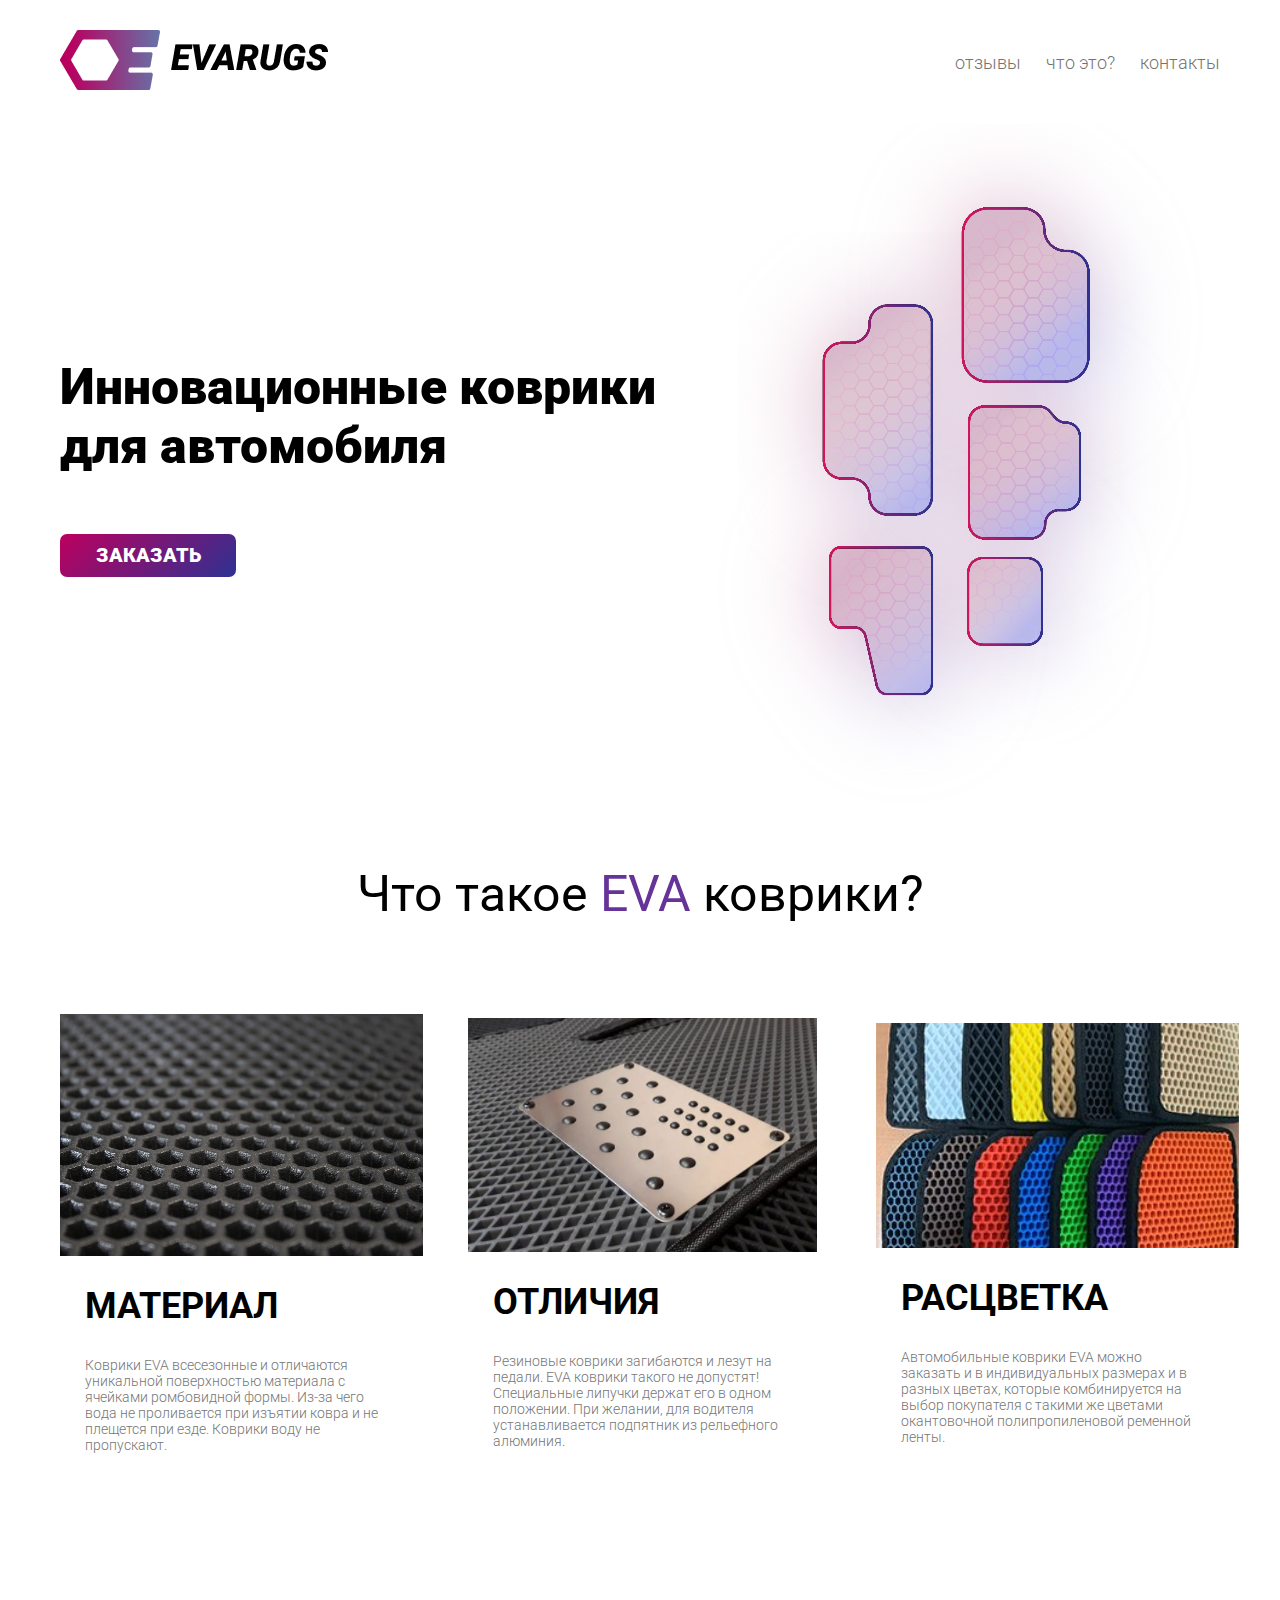
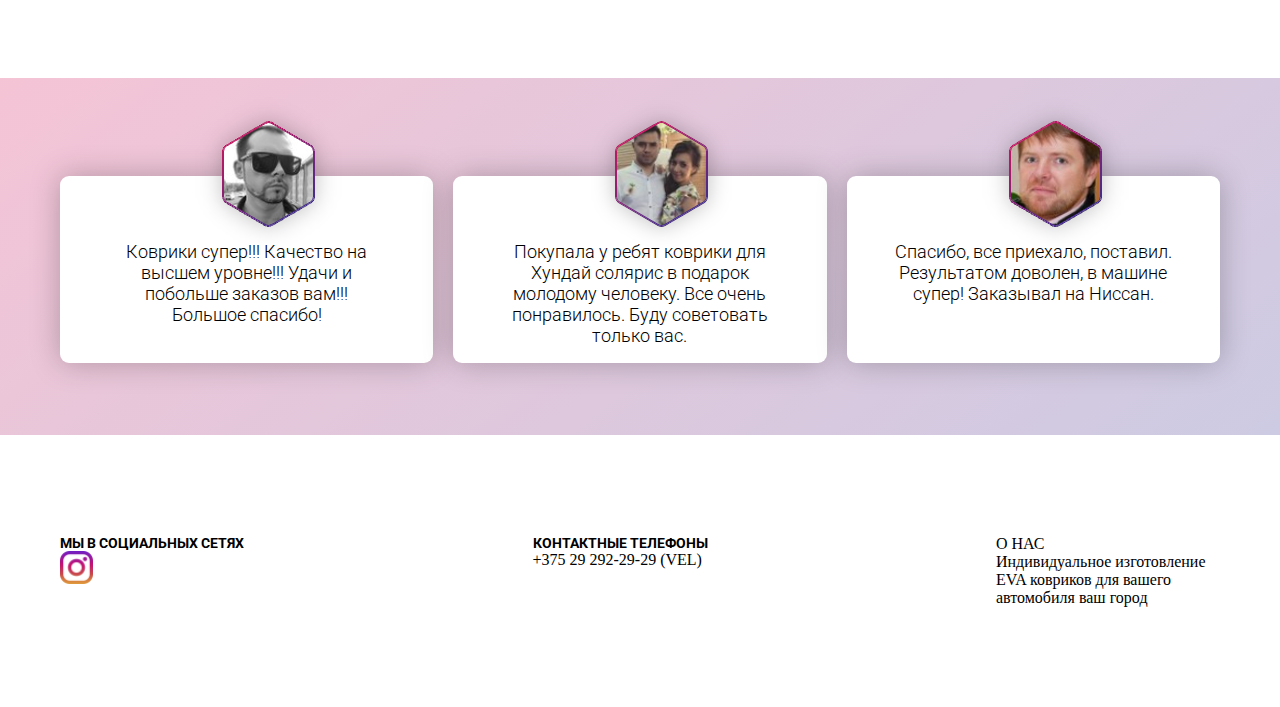
<file: index.html>
<!DOCTYPE html>
<html lang="en">

<head>
    <meta charset="UTF-8">
    <meta name="viewport" content="width=device-width, initial-scale=1.0">
    <title>Document</title>
    <link rel="preconnect" href="https://fonts.googleapis.com">
    <link rel="preconnect" href="https://fonts.gstatic.com" crossorigin>
    <link
        href="https://fonts.googleapis.com/css2?family=Roboto:ital,wght@0,100;0,300;0,400;0,500;0,700;0,900;1,100;1,300;1,400;1,500;1,700;1,900&display=swap"
        rel="stylesheet">
    <link rel="stylesheet" href="./main.css">
</head>

<body>

    <header class="header">
        <div class="container">
            <nav class="navigation">
                <a href="./index.html">
                    <img src="./images/logoevagors.png" alt="">
                </a>
                <ul class="header__list">
                    <li class="header__item">
                        <a class="header__link" href="#">отзывы</a>
                    </li>
                    <li class="header__item">
                        <a class="header__link" href="#">что это?</a>
                    </li>
                    <li class="header__item">
                        <a class="header__link" href="#">контакты</a>
                    </li>
                </ul>
            </nav>
        </div>
    </header>

    <main>
        <section class="hero">
            <div class="container">
                <div class="hero__wrapper">
                    <div class="hero__texbox">
                        <h1 class="hero__title">Инновационные коврики для автомобиля</h1>
                        <a href="./register.htm">
                            <button class="hero__btn">ЗАКАЗАТЬ</button>
                        </a>
                    </div>
                    <img class="hero__img" src="./images/bg.png" alt="">
                </div>
            </div>
        </section>


        <section class="eva">
            <div class="container">
                <h2 class="eva__title">Что такое <span>EVA</span> коврики?</h2>
                <ul class="eva__list">
                    <li class="eva__item">
                        <img src="./images/firs.jpeg" alt="">
                        <div class="eva__texbox">
                            <h3 class="eva__heading">МАТЕРИАЛ</h3>
                            <p class="eva__text">Коврики EVA всесезонные и отличаются уникальной поверхностью материала
                                с ячейками ромбовидной формы. Из-за чего вода не проливается при изъятии ковра и не
                                плещется при езде. Коврики воду не пропускают.</p>
                        </div>
                    </li>
                    <li class="eva__item">
                        <img src="./images/file 1 (1).png" alt="">

                        <div class="eva__texbox">
                            <h3 class="eva__heading">ОТЛИЧИЯ</h3>
                            <p class="eva__text">Резиновые коврики загибаются и лезут на педали. EVA коврики такого не
                                допустят! Специальные липучки держат его в одном положении. При желании, для водителя
                                устанавливается подпятник из рельефного алюминия.</p>
                        </div>
                    </li>
                    <li class="eva__item">
                        <img src="./images/kov1-1-300x225 1 (2).png" alt="">
                        <div class="eva__texbox">
                            <h3 class="eva__heading">РАСЦВЕТКА</h3>
                            <p class="eva__text">Автомобильные коврики EVA можно заказать и в индивидуальных размерах и
                                в разных цветах, которые комбинируется на выбор покупателя с такими же цветами
                                окантовочной полипропиленовой ременной ленты.</p>
                        </div>
                    </li>
                </ul>
            </div>
        </section>
        <section class="person">
            <div class="container">
                <ul class="person__list">
                    <li class="person__item">
                        <img class="person__img" src="./images/Mask Group (3).png" alt="">
                        <p class="person__text">Коврики супер!!! Качество на высшем уровне!!!
                            Удачи и побольше заказов вам!!! Большое спасибо!</p>
                    </li>
                    <li class="person__item">
                        <img class="person__img" src="./images/family.png" alt="">
                        <p class="person__text">Покупала у ребят коврики для Хундай солярис в подарок молодому человеку.
                            Все очень понравилось. Буду советовать только вас.</p>
                    </li>
                    <li class="person__item">
                        <img class="person__img" src="./images/Mask Group (2).png" alt="">
                        <p class="person__text">Спасибо, все приехало, поставил. Результатом доволен, в машине супер! Заказывал на Ниссан.</p>
                    </li>
                </ul>
            </div>
        </section>
    </main>
    <footer>
        <div class="container">
            <div class="footer__wrapper">
                <div class="footer__logos">
                    <p class="footer__set">МЫ В СОЦИАЛЬНЫХ СЕТЯХ</p>
                    <img src="./images/512px-Instagram_new 1 (1).png" alt="">
                </div>
                <div class="footer__contacts">
                    <p class="footer__inif">КОНТАКТНЫЕ ТЕЛЕФОНЫ</p>
                    <p class="footer__phone">+375 29 292-29-29 (VEL)</p>
                </div>
                <div class="footer__righ">
                    <p class="footer__info">О НАС</p>
                    <p class="footer__tex">Индивидуальное изготовление EVA ковриков для вашего автомобиля

                        ваш город</p>
                </div>
            </div>
        </div>
    </footer>

</body>

</html>
</file>
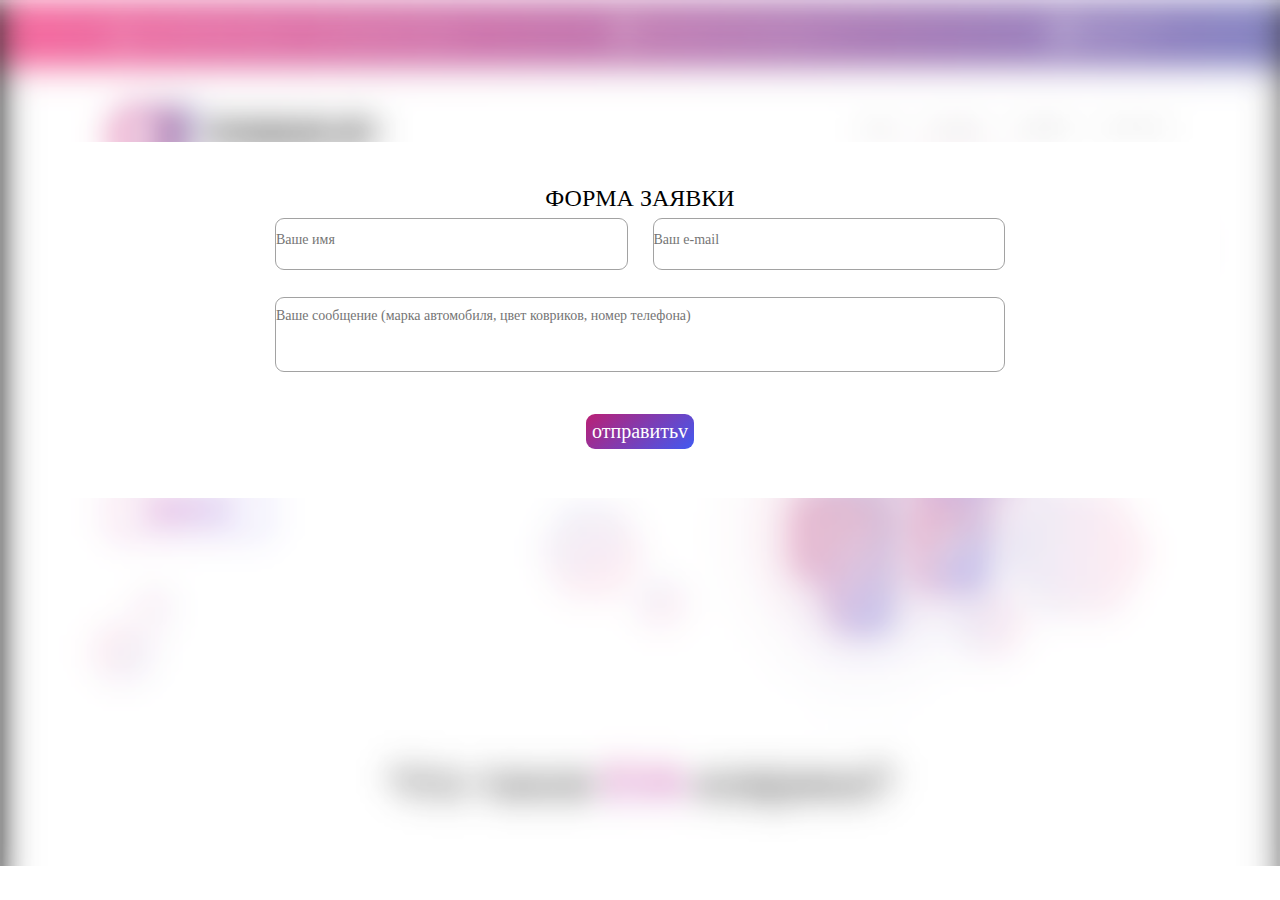
<file: register.htm>
<!DOCTYPE html>
<html lang="en">

<head>
    <meta charset="UTF-8">
    <meta name="viewport" content="width=device-width, initial-scale=1.0">
    <title>Document</title>
    <link rel="stylesheet" href="./main.css">
</head>

<body class="body__regh">
    <div class="container">
        <div class="register__wrapper">
            <h2 class="register__title">ФОРМА ЗАЯВКИ</h2>
            <form class="form">
                <div class="top__inpust">
                    <input class="input" type="text" placeholder="Ваше имя">
                    <input class="input" type="text" placeholder="Ваш e-mail">
                </div>
                <input type="text" class="botton__input"
                    placeholder="Ваше сообщение (марка автомобиля, цвет ковриков, номер телефона)">

            </form>
            <div class="boo__div">
                <a href="./index.html">
                    <button class="register__bn">отправитьv</button>
                </a>
            </div>

        </div>
    </div>

</body>

</html>
</file>
<file: main.css>
* {
    margin: 0;
    padding: 0;
    box-sizing: border-box;
    list-style: none;
}

.header {
    padding-top: 30px;
}

.container {
    max-width: 1200px;
    width: 100%;
    margin: 0 auto;
    padding: 0 20px;
}

.navigation {
    display: flex;
    align-items: center;
    justify-content: space-between;
}

.header__list {
    display: flex;
    align-items: center;
    gap: 25px;
    list-style: none;
}

.header__link {
    color: rgb(115, 115, 115);
    font-family: "Roboto";
    font-size: 18px;
    font-weight: 300;
    line-height: 21px;
    letter-spacing: 0%;
    text-align: center;
    text-decoration: none;
}

@media (max-width:700px) {
    .header__list {
        display: none;
    }
}

.hero {
    padding: 30px 0;
}

.hero__texbox {
    max-width: 676px;
    width: 100%;
}

.hero__title {
    color: rgb(0, 0, 0);
    font-family: "Roboto";
    font-size: 50px;
    font-weight: 900;
    line-height: 59px;
    margin-bottom: 58px;
}

.hero__btn {
    color: rgb(255, 255, 255);
    font-family: "Roboto";
    font-size: 20px;
    font-weight: 900;
    line-height: 23px;
    letter-spacing: 0%;
    text-align: center;
    border: none;
    max-width: 176px;
    border-radius: 7px;
    width: 100%;
    padding: 10px 0;
    background: linear-gradient(135.87deg, rgb(185, 1, 96) 2.23%, rgb(46, 49, 146) 99.506%);
}

.hero__wrapper {
    display: flex;
    align-items: center;
    justify-content: center;
}

@media (max-width:960px) {
    .hero__img {
        max-width: 368px;
        width: 100%;
    }

    .hero__title {
        font-size: 40px;

    }
}

@media (max-width:675px) {
    .hero__img {
        display: none;
        max-width: 194px;
    }

    .hero__texbox {
        margin: 0 auto;
        text-align: center;
    }
}

.eva {
    padding-top: 25px;
    padding-bottom: 200px;
}

.eva__title {
    font-family: "Roboto";
    font-size: 50px;
    font-weight: 400;
    line-height: 59px;
    letter-spacing: 0%;
    text-align: center;
    margin-bottom: 90px;
}

span {
    color: rebeccapurple;
}

.eva__item {
    list-style: none;
    max-width: 344px;
    width: 100%;
    border-radius: 9px;
    background-color: rgb(255, 255, 255);
}

.eva__texbox {
    padding: 25px;
}

.eva__list {
    display: flex;
    align-items: center;
    justify-content: space-between;
    flex-wrap: wrap;
}

.eva__heading {
    color: rgb(0, 0, 0);
    font-family: "Roboto";
    font-size: 36px;
    font-weight: 700;
    line-height: 42px;
    letter-spacing: 0%;
    text-align: left;
    margin-bottom: 30px;
}

.eva__text {
    color: rgb(118, 118, 118);
    font-family: "Roboto";
    font-size: 14px;
    font-weight: 300;
    line-height: 16px;
    letter-spacing: 0%;
    text-align: left;
}

@media (max-width:768px) {
    .eva__item {
        max-width: 594px;
        width: 100%;
        margin: 0 auto;
    }

    .eva__item img {
        width: 100%;
    }
}

.person {
    padding-top: 98px;
    padding-bottom: 72px;
    background: linear-gradient(141.88deg, rgba(212, 20, 90, 0.25) 0.926%, rgba(46, 49, 146, 0.25) 104.886%);

}

.person__item {
    position: relative;
    list-style: none;
    max-width: 536px;
    height: 187px;
    width: 100%;
    padding: 65px 47px;
    border-radius: 9px;
    text-align: center;
    box-shadow: 0px 0px 30px 0px rgba(0, 0, 0, 0.25);
    background: rgb(255, 255, 255);
}

.person__text {
    color: rgb(0, 0, 0);
    font-family: "Roboto";
    font-size: 18px;
    font-weight: 300;
    line-height: 21px;
    letter-spacing: 0%;
    text-align: center;
}

.person__list {
    display: flex;
    gap: 20px;
    align-items: center;
    justify-content: space-between;
}

.person__img {
    position: absolute;
    top: -85px;
    left: 132px;
}

@media (max-width:900px) {
    .person__item {
        max-width: 536px;
        margin-bottom: 80px;
        width: 100%;
        padding: 40px 20px;
    }

    .person__list {
        display: flex;
        flex-direction: column;
        flex-wrap: wrap;
    }

    .person__img1 {
        top: calc(50% - 185px);
        left: calc(50% - 84px);
    }

    .person__img2 {
        top: calc(50% - 185px);
        left: calc(50% - 84px);
    }

    .person__img {
        top: calc(50% - 185px);
        left: calc(50% - 84px);
    }
}

.footer__wrapper {
    display: flex;
    justify-content: space-between;
    flex-wrap: wrap;
}

footer {
    padding: 100px 0;
}

.footer__set {
    color: rgb(0, 0, 0);
    font-family: "Roboto";
    font-size: 14px;
    font-weight: 700;
    line-height: 16px;
}

.footer__inif {
    color: rgb(0, 0, 0);
    font-family: "Roboto";
    font-size: 14px;
    font-weight: 700;
    line-height: 16px;
}

.footer__righ {
    max-width: 224px;
    width: 100%;
}

@media (max-width:660px) {
    .footer__wrapper {
        flex-direction: column-reverse;
        justify-content: center;
        gap: 20px;
        text-align: center;
    }

    .footer__righ {
        margin: 0 auto;
    }

}

.body__regh {
    background-image: url("./images/Rectangle\ 18.png");
    background-repeat: no-repeat;
    background-size: cover;
}

.register__wrapper {

    margin-top: 142px;
    padding-bottom: 49px;
    padding-top: 42px;
    padding-left: 215px;
    max-width: 1180px;
    width: 100%;
    padding-right: 215px;
    backdrop-filter: blur(40px);
    background: rgb(255, 255, 255);
}

.register__title {
    color: rgb(0, 0, 0);
    font-family: "Roboto";
    font-size: 24px;
    font-weight: 500;
    line-height: 28px;
    text-align: center;
    max-width: 326px;
    width: 100%;
    margin: 0 auto;
}

.top__inpust {
    display: flex;
    align-items: center;
    gap: 25px;
}

.input {
    box-sizing: border-box;
    border: 1px solid rgb(162, 162, 162);
    border-radius: 9px;
    padding: 13px 0 21px;
    color: rgb(152, 152, 152);
    font-family: "Roboto";
    font-size: 14px;
    font-weight: 300;
    line-height: 16px;
    text-align: left;
    width: 100%;
    max-width: 362px;
    background: rgb(255, 255, 255);
}

.botton__input {
    width: 100%;
    margin-bottom: 42px;
    max-width: 750px;
    box-sizing: border-box;
    border: 1px solid rgb(162, 162, 162);
    border-radius: 9px;
    color: rgb(152, 152, 152);
    font-family: "Roboto";
    padding: 10px 0px 47px;
    font-size: 14px;
    font-weight: 300;
    line-height: 16px;
    background: rgb(255, 255, 255);
}

.boo__div {
    display: flex;
    align-items: center;
    justify-content: center;
}

.top__inpust {
    margin-top: 6px;
    margin-bottom: 27px;
}

.register__bn {
    border-radius: 9px;
    color: rgb(255, 255, 255);
    font-family: "Roboto";
    font-size: 20px;
    font-weight: 400;
    border: none;
    padding: 6px 6px;
    max-width: 169px;
    width: 100%;
    line-height: 23px;
    text-align: center;
    background: linear-gradient(140.12deg, rgb(212, 20, 90) -20.965%, rgb(61, 91, 245) 102.951%);
}

@media (max-width:768px) {
   
    .register__wrapper {
        margin: 0 auto;
        border-radius: 15px;
        margin-top: 135px;
        max-width: 267px;
        width: 100%;
        padding: 27px 67px 65px 27px;
        box-shadow: 0px 0px 35px 0px rgba(212, 20, 90, 0.25);
        background: rgb(255, 255, 255);
    }

    .register__title {
        width: 100%;
        max-width: 133px;
        color: rgb(0, 0, 0);
        font-family: "Roboto";
        font-size: 15px;
        font-weight: 500;
        line-height: 18px;
        text-align: center;
    }

    .input {
        box-sizing: border-box;
        border: 1px solid rgb(162, 162, 162);
        border-radius: 9px;
        padding: 3px 59px 4px 61px;
        background: rgb(255, 255, 255);
        color: rgb(152, 152, 152);
        font-family: "Roboto";
        font-size: 10px;
        font-weight: 300;
        line-height: 12px;
        text-align: center;
        width: 100%;
        max-width: 212px;
    }

    .botton__input {
        box-sizing: border-box;
        border: 1px solid rgb(162, 162, 162);
        border-radius: 9px;
        color: rgb(152, 152, 152);
        font-family: "Roboto";
        font-size: 10px;
        font-weight: 300;
        line-height: 12px;
        text-align: center;
        width: 100%;
        max-width: 212px;
        background: rgb(255, 255, 255);
    }

    .form {
        width: 100%;
        max-width: 212px;
        display: flex;
        flex-wrap: wrap;
    }

    .top__inpust {
        display: flex;
        flex-wrap: wrap;
        max-width: 212px;
        width: 100%;
        gap: 19px;
    }
}

@media (max-width:450px) {
    .register__wrapper {
        border-radius: 15px;
        margin-top: 135px;
        max-width: 267px;
        width: 100%;
        padding: 27px 67px 65px 27px;
        box-shadow: 0px 0px 35px 0px rgba(212, 20, 90, 0.25);
        background: rgb(255, 255, 255);
    }

    .register__title {
        width: 100%;
        max-width: 133px;
        color: rgb(0, 0, 0);
        font-family: "Roboto";
        font-size: 15px;
        font-weight: 500;
        line-height: 18px;
        text-align: center;
    }

    .input {
        box-sizing: border-box;
        border: 1px solid rgb(162, 162, 162);
        border-radius: 9px;
        padding: 3px 59px 4px 61px;
        background: rgb(255, 255, 255);
        color: rgb(152, 152, 152);
        font-family: "Roboto";
        font-size: 10px;
        font-weight: 300;
        line-height: 12px;
        text-align: center;
        width: 100%;
        max-width: 212px;
    }

    .botton__input {
        box-sizing: border-box;
        border: 1px solid rgb(162, 162, 162);
        border-radius: 9px;
        color: rgb(152, 152, 152);
        font-family: "Roboto";
        font-size: 10px;
        font-weight: 300;
        line-height: 12px;
        text-align: center;
        width: 100%;
        max-width: 212px;
        background: rgb(255, 255, 255);
    }

    .form {
        width: 100%;
        max-width: 212px;
        display: flex;
        flex-wrap: wrap;
    }

    .top__inpust {
        display: flex;
        flex-wrap: wrap;
        max-width: 212px;
        width: 100%;
        gap: 19px;
    }
}
</file>
